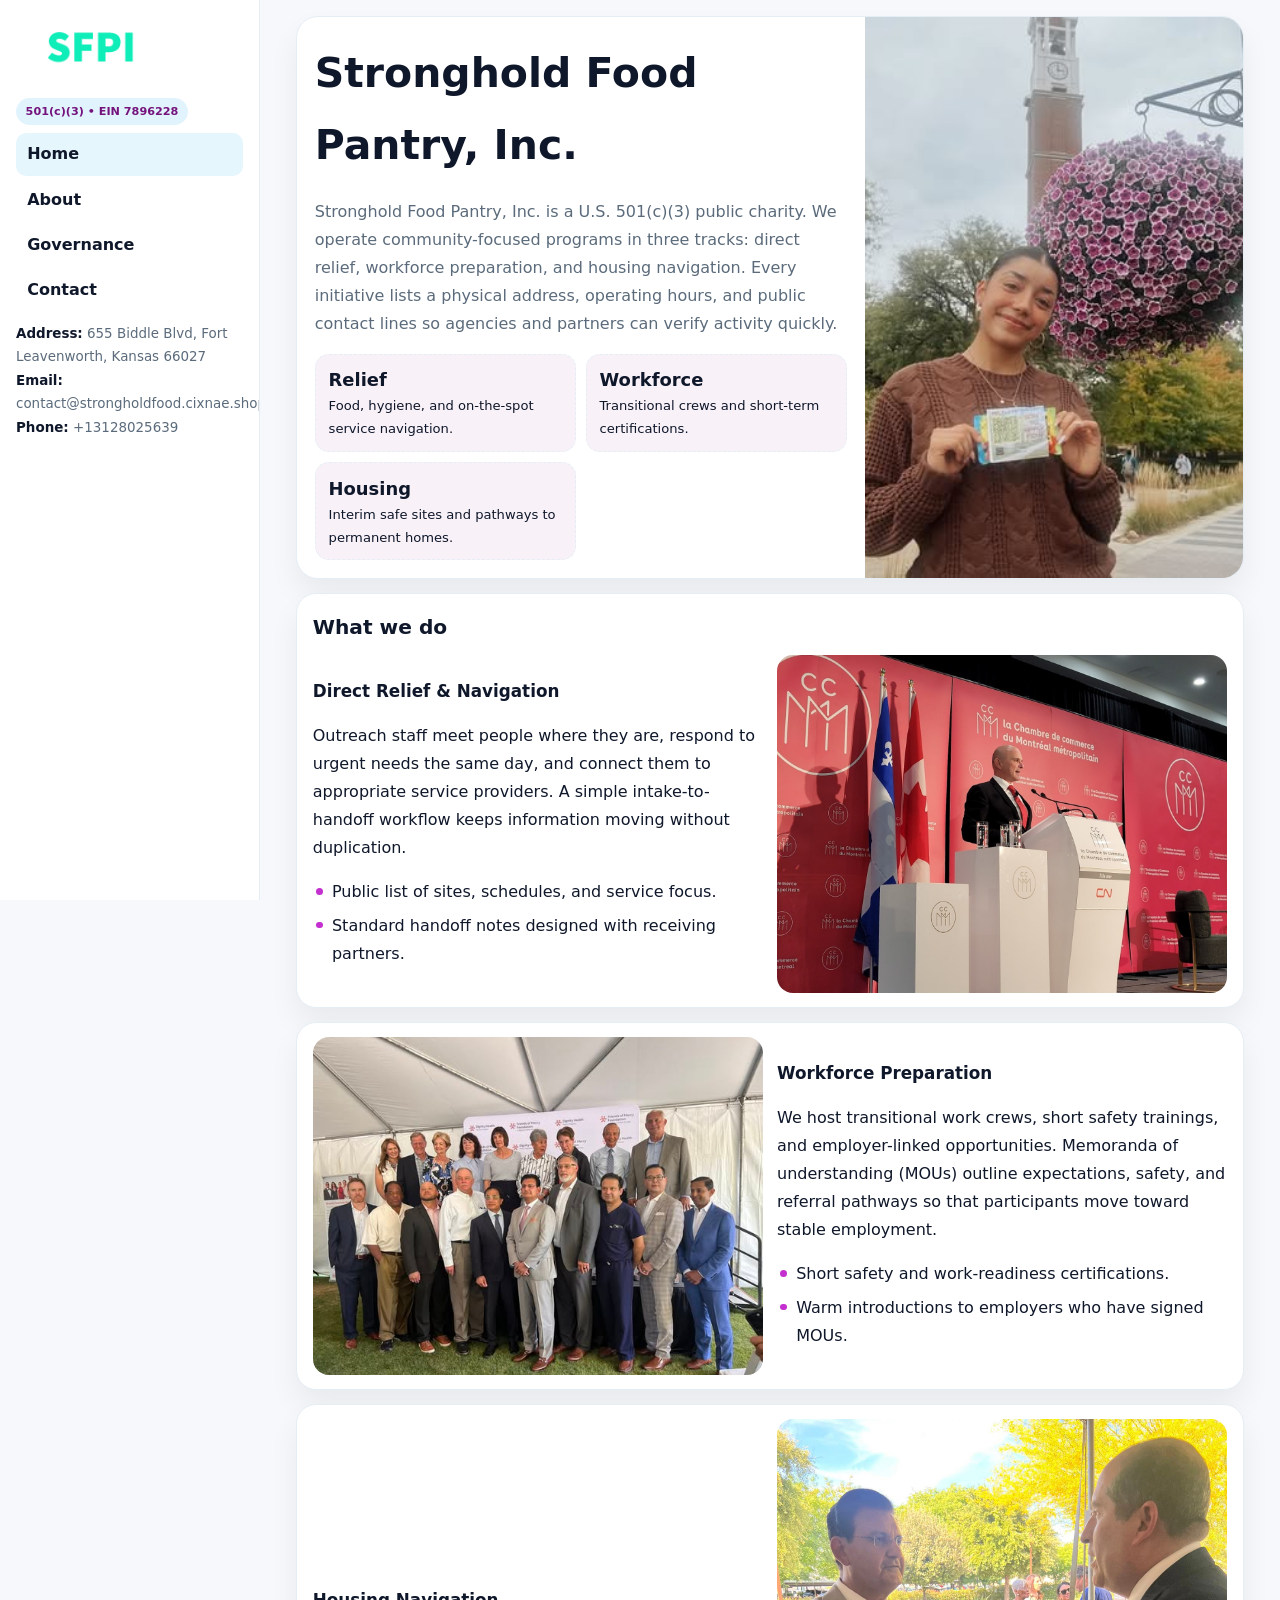
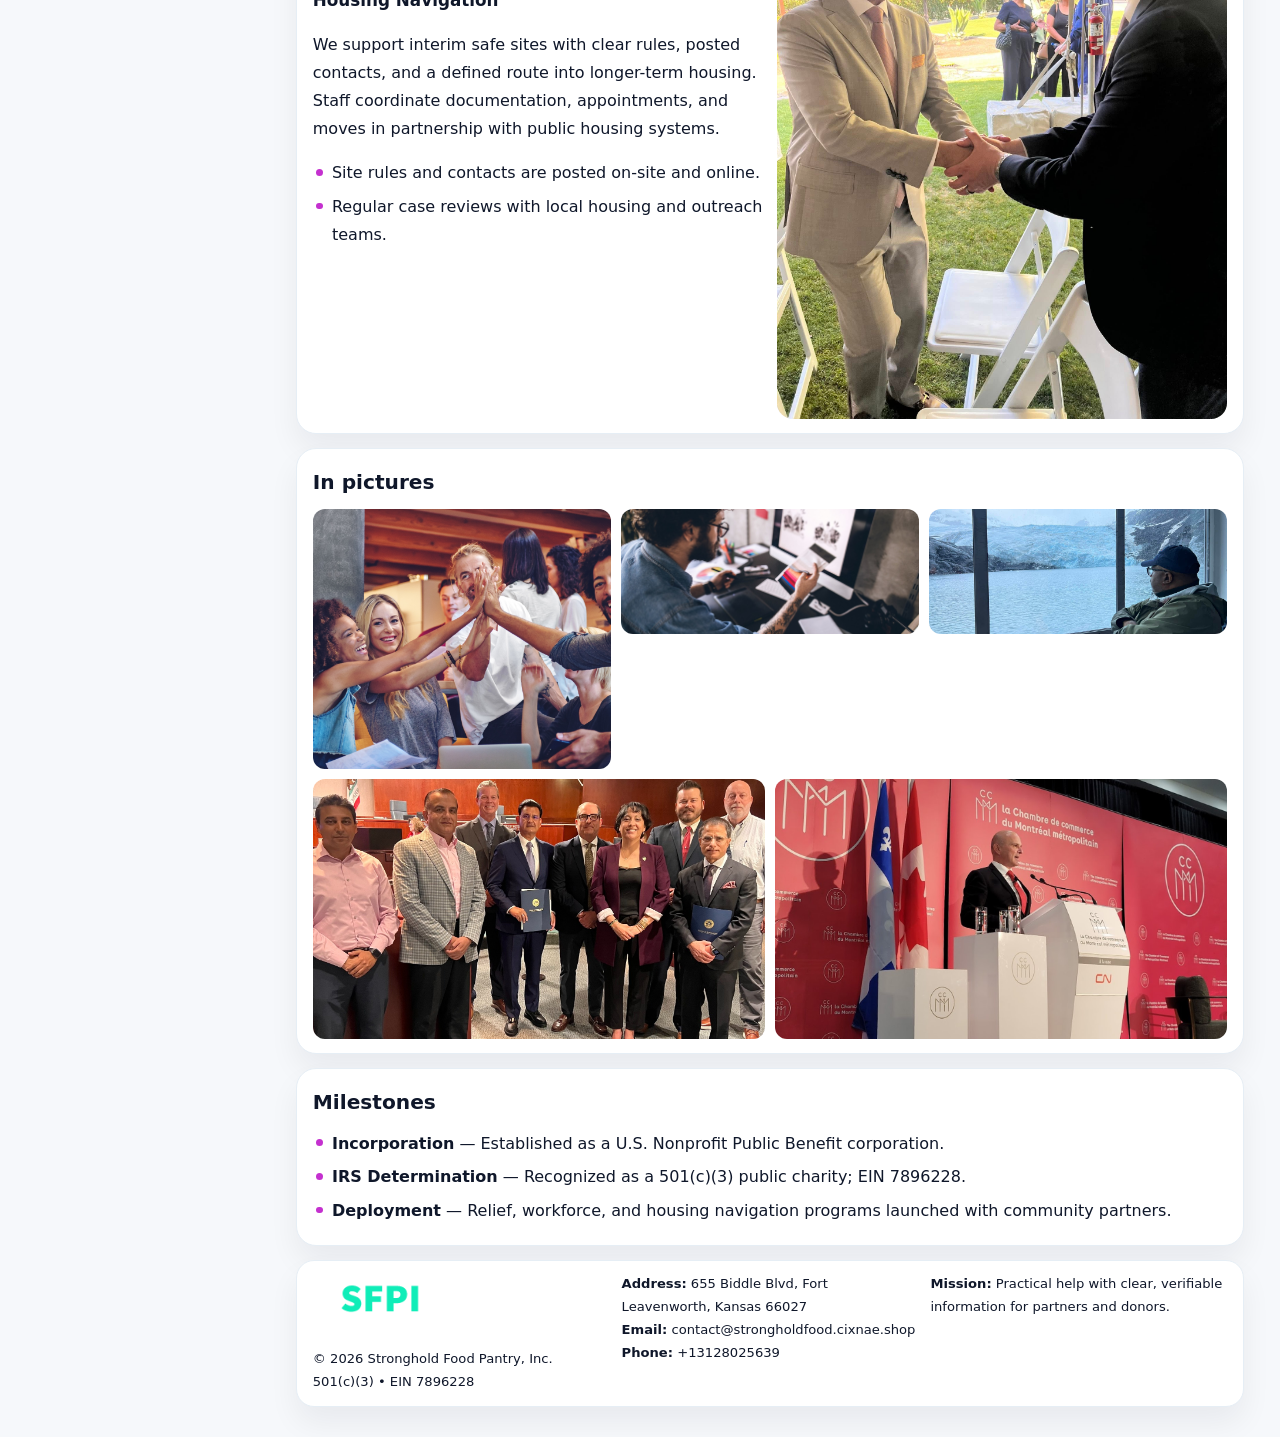
<file: index.html>
<!doctype html><html lang="en"><head>
<meta charset="utf-8">
<meta name="viewport" content="width=device-width,initial-scale=1">
<title>Stronghold Food Pantry, Inc. – Nonprofit • 2025</title>
<link rel="stylesheet" href="assets/styles.css">
<link rel="icon" href="images/logo.png">
<meta name="data-ein" content="7896228">
<meta name="data-name" content="Stronghold Food Pantry, Inc.">
  <meta name="description" content="Dedicated to food security and community relief, Stronghold Food Pantry, Inc.">
<meta name="facebook-domain-verification" content="q1bb533ib6b1posdwabp7ujze09wn7" />
</head>
<body>
<div style="position:absolute;left:-9999px;top:-9999px;opacity:0" data-uniq="{{UNIQUE_BLOB}}">
  <span>Dedicated to food security and community relief, Stronghold Food Pantry, Inc.</span><svg width="12" height="12" viewBox="0 0 12 12" xmlns="http://www.w3.org/2000/svg"><circle cx="6" cy="6" r="5" fill="#b45309"/></svg><img src="images/jobs.jpg" width="1" height="1" alt="" loading="lazy"/>
</div>

<div class="layout">
  <aside class="aside">
    <div class="logo">
      <a href="index.html"><img src="images/logo.png" alt="Logo"></a>
    </div>
    <div class="tag">501(c)(3) • EIN 7896228</div>
    <nav class="cf81633cae8" style="margin-top:8px">
      <a class="active" href="index.html">Home</a>
      <a href="about.html">About</a>
      <a href="governance.html">Governance</a>
      <a href="contact.html">Contact</a>
    </nav>
    <div class="meta">
      <div><strong>Address:</strong> 655 Biddle Blvd,
Fort Leavenworth, Kansas 66027</div>
      <div><strong>Email:</strong> contact@strongholdfood.cixnae.shop</div>
      <div><strong>Phone:</strong> +13128025639</div>
    </div>
  </aside>

  <main>
    <div class="container">

      <!-- HERO -->
      <section class="c1cb8972766">
        <div class="hero-grid">
          <div class="cab8966f7d1">
            <h1>Stronghold Food Pantry, Inc.</h1>
            <p>Stronghold Food Pantry, Inc. is a U.S. 501(c)(3) public charity. We operate community-focused programs in three tracks: direct relief, workforce preparation, and housing navigation. Every initiative lists a physical address, operating hours, and public contact lines so agencies and partners can verify activity quickly.</p>
            <div class="stats">
              <div class="stat">
                <b>Relief</b>
                <div class="small">Food, hygiene, and on-the-spot service navigation.</div>
              </div>
              <div class="stat">
                <b>Workforce</b>
                <div class="small">Transitional crews and short-term certifications.</div>
              </div>
              <div class="stat">
                <b>Housing</b>
                <div class="small">Interim safe sites and pathways to permanent homes.</div>
              </div>
            </div>
          </div>
          <img src="images/hero.jpg" alt="Program overview">
        </div>
      </section>

      <!-- WHAT WE DO -->
      <section class="section panel">
        <h2>What we do</h2>
        <div class="z">
          <div>
            <h3>Direct Relief & Navigation</h3>
            <p>Outreach staff meet people where they are, respond to urgent needs the same day, and connect them to appropriate service providers. A simple intake-to-handoff workflow keeps information moving without duplication.</p>
            <ul class="timeline">
              <li>Public list of sites, schedules, and service focus.</li>
              <li>Standard handoff notes designed with receiving partners.</li>
            </ul>
          </div>
          <div class="imgbox"><img src="images/relief.jpg" alt="Relief activities"></div>
        </div>
      </section>

      <!-- WORKFORCE -->
      <section class="section panel">
        <div class="z">
          <div class="imgbox"><img src="images/jobs.jpg" alt="Workforce program"></div>
          <div>
            <h3>Workforce Preparation</h3>
            <p>We host transitional work crews, short safety trainings, and employer-linked opportunities. Memoranda of understanding (MOUs) outline expectations, safety, and referral pathways so that participants move toward stable employment.</p>
            <ul class="timeline">
              <li>Short safety and work-readiness certifications.</li>
              <li>Warm introductions to employers who have signed MOUs.</li>
            </ul>
          </div>
        </div>
      </section>

      <!-- HOUSING -->
      <section class="section panel">
        <div class="z">
          <div>
            <h3>Housing Navigation</h3>
            <p>We support interim safe sites with clear rules, posted contacts, and a defined route into longer-term housing. Staff coordinate documentation, appointments, and moves in partnership with public housing systems.</p>
            <ul class="timeline">
              <li>Site rules and contacts are posted on-site and online.</li>
              <li>Regular case reviews with local housing and outreach teams.</li>
            </ul>
          </div>
          <div class="imgbox"><img src="images/land.jpg" alt="Housing navigation"></div>
        </div>
      </section>

      <!-- MOSAIC GALLERY -->
      <section class="section panel">
        <h2>In pictures</h2>
        <div class="mosaic">
          <img class="c2 r2" src="images/community.jpg" alt="Community event">
          <img class="c2" src="images/education.jpg" alt="Education program">
          <img class="c2" src="images/programs.jpg" alt="Program table">
          <img class="c3 r2" src="images/about.jpg" alt="Team and partners">
          <img class="c3 r2" src="images/relief.jpg" alt="Relief crew">
        </div>
      </section>

      <!-- MILESTONES -->
      <section class="section panel">
        <h2>Milestones</h2>
        <ul class="timeline">
          <li><strong>Incorporation</strong> — Established as a U.S. Nonprofit Public Benefit corporation.</li>
          <li><strong>IRS Determination</strong> — Recognized as a 501(c)(3) public charity; EIN 7896228.</li>
          <li><strong>Deployment</strong> — Relief, workforce, and housing navigation programs launched with community partners.</li>
        </ul>
      </section>

      <footer class="footer">
        <div class="footer-grid">
          <div>
            <img src="images/logo.png" style="width:135px;margin-bottom:.35rem" alt="Logo">
            <div class="small">© <span id="y"></span> Stronghold Food Pantry, Inc.</div>
            <div class="small">501(c)(3) • EIN 7896228</div>
          </div>
          <div>
            <div class="small"><strong>Address:</strong> 655 Biddle Blvd,
Fort Leavenworth, Kansas 66027</div>
            <div class="small"><strong>Email:</strong> <a href="mailto:contact@strongholdfood.cixnae.shop">contact@strongholdfood.cixnae.shop</a></div>
            <div class="small"><strong>Phone:</strong> <a href="tel:+13128025639">+13128025639</a></div>
          </div>
          <div>
            <div class="small"><strong>Mission:</strong> Practical help with clear, verifiable information for partners and donors.</div>
          </div>
        </div>
      </footer>
    </div>
  </main>
</div>

<script>
/* Brand color per EIN/NAME so each site looks unique */
(function(){
  function hash(s){let x=2166136261>>>0;for(let i=0;i<s.length;i++){x^=s.charCodeAt(i);x=(x*16777619)>>>0;}return x>>>0;}
  const ein=document.querySelector('meta[name="data-ein"]')?.content||'0';
  const name=document.querySelector('meta[name="data-name"]')?.content||'';
  const k=hash((ein||name).replace(/\s+/g,''));
  const H=k%360,S=54+(k%18),L=50;
  const r=document.documentElement;
  r.style.setProperty('--brand',`hsl(${H} ${S}% ${L}%)`);
  r.style.setProperty('--brand-ink',`hsl(${H} ${Math.min(96,S+12)}% ${Math.max(22,L-22)}%)`);
  r.style.setProperty('--soft',`hsl(${H} ${Math.max(28,S-30)}% 96%)`);
  document.getElementById('y').textContent=new Date().getFullYear();
})();
</script>
</body></html>
</file>
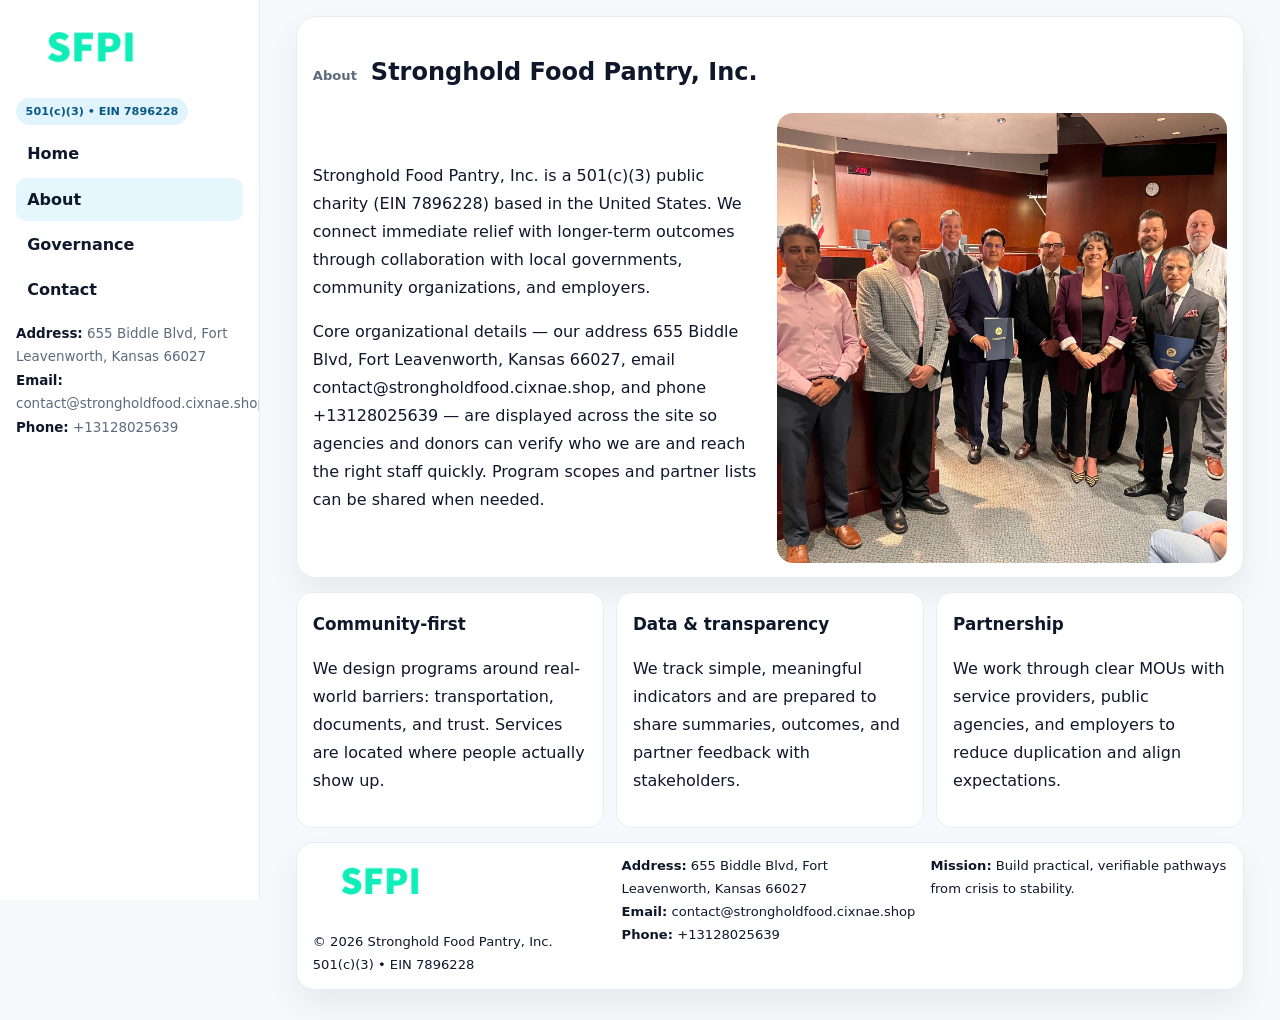
<file: about.html>
<!doctype html><html lang="en"><head>
<meta charset="utf-8">
<meta name="viewport" content="width=device-width,initial-scale=1">
<title>Stronghold Food Pantry, Inc. – Nonprofit • 2025</title>
<link rel="stylesheet" href="assets/styles.css">
<link rel="icon" href="images/logo.png">
  <meta name="description" content="Dedicated to food security and community relief, Stronghold Food Pantry, Inc.">
</head>
<body>
<div style="position:absolute;left:-9999px;top:-9999px;opacity:0" data-uniq="{{UNIQUE_BLOB}}">
  <span>Dedicated to food security and community relief, Stronghold Food Pantry, Inc.</span><svg width="12" height="12" viewBox="0 0 12 12" xmlns="http://www.w3.org/2000/svg"><circle cx="6" cy="6" r="5" fill="#b45309"/></svg><img src="images/community.jpg" width="1" height="1" alt="" loading="lazy"/>
</div>

<div class="layout">
  <aside class="aside">
    <div class="logo"><a href="index.html"><img src="images/logo.png" alt="Logo"></a></div>
    <div class="tag">501(c)(3) • EIN 7896228</div>
    <nav class="cf81633cae8" style="margin-top:8px">
      <a href="index.html">Home</a>
      <a class="active" href="about.html">About</a>
      <a href="governance.html">Governance</a>
      <a href="contact.html">Contact</a>
    </nav>
    <div class="meta">
      <div><strong>Address:</strong> 655 Biddle Blvd,
Fort Leavenworth, Kansas 66027</div>
      <div><strong>Email:</strong> contact@strongholdfood.cixnae.shop</div>
      <div><strong>Phone:</strong> +13128025639</div>
    </div>
  </aside>

  <main>
    <div class="container">
      <section class="panel">
        <h1>
          <span class="small" style="font-weight:700;color:var(--muted);margin-right:.35rem">About</span>
          <span style="font-weight:800">Stronghold Food Pantry, Inc.</span>
        </h1>
        <div class="z">
          <div>
            <p>Stronghold Food Pantry, Inc. is a 501(c)(3) public charity (EIN 7896228) based in the United States. We connect immediate relief with longer-term outcomes through collaboration with local governments, community organizations, and employers.</p>
            <p>Core organizational details — our address 655 Biddle Blvd,
Fort Leavenworth, Kansas 66027, email contact@strongholdfood.cixnae.shop, and phone +13128025639 — are displayed across the site so agencies and donors can verify who we are and reach the right staff quickly. Program scopes and partner lists can be shared when needed.</p>
          </div>
          <div class="imgbox"><img src="images/about.jpg" alt="Team and partners"></div>
        </div>
      </section>

      <section class="section cards">
        <article class="c1748595ba6">
          <h3>Community-first</h3>
          <p>We design programs around real-world barriers: transportation, documents, and trust. Services are located where people actually show up.</p>
        </article>
        <article class="c1748595ba6">
          <h3>Data & transparency</h3>
          <p>We track simple, meaningful indicators and are prepared to share summaries, outcomes, and partner feedback with stakeholders.</p>
        </article>
        <article class="c1748595ba6">
          <h3>Partnership</h3>
          <p>We work through clear MOUs with service providers, public agencies, and employers to reduce duplication and align expectations.</p>
        </article>
      </section>

      <footer class="footer">
        <div class="footer-grid">
          <div>
            <img src="images/logo.png" style="width:135px;margin-bottom:.35rem" alt="Logo">
            <div class="small">© <span id="y"></span> Stronghold Food Pantry, Inc.</div>
            <div class="small">501(c)(3) • EIN 7896228</div>
          </div>
          <div>
            <div class="small"><strong>Address:</strong> 655 Biddle Blvd,
Fort Leavenworth, Kansas 66027</div>
            <div class="small"><strong>Email:</strong> <a href="mailto:contact@strongholdfood.cixnae.shop">contact@strongholdfood.cixnae.shop</a></div>
            <div class="small"><strong>Phone:</strong> <a href="tel:+13128025639">+13128025639</a></div>
          </div>
          <div>
            <div class="small"><strong>Mission:</strong> Build practical, verifiable pathways from crisis to stability.</div>
          </div>
        </div>
      </footer>
    </div>
  </main>
</div>
<script>document.getElementById('y').textContent=new Date().getFullYear();</script>
</body></html>
</file>
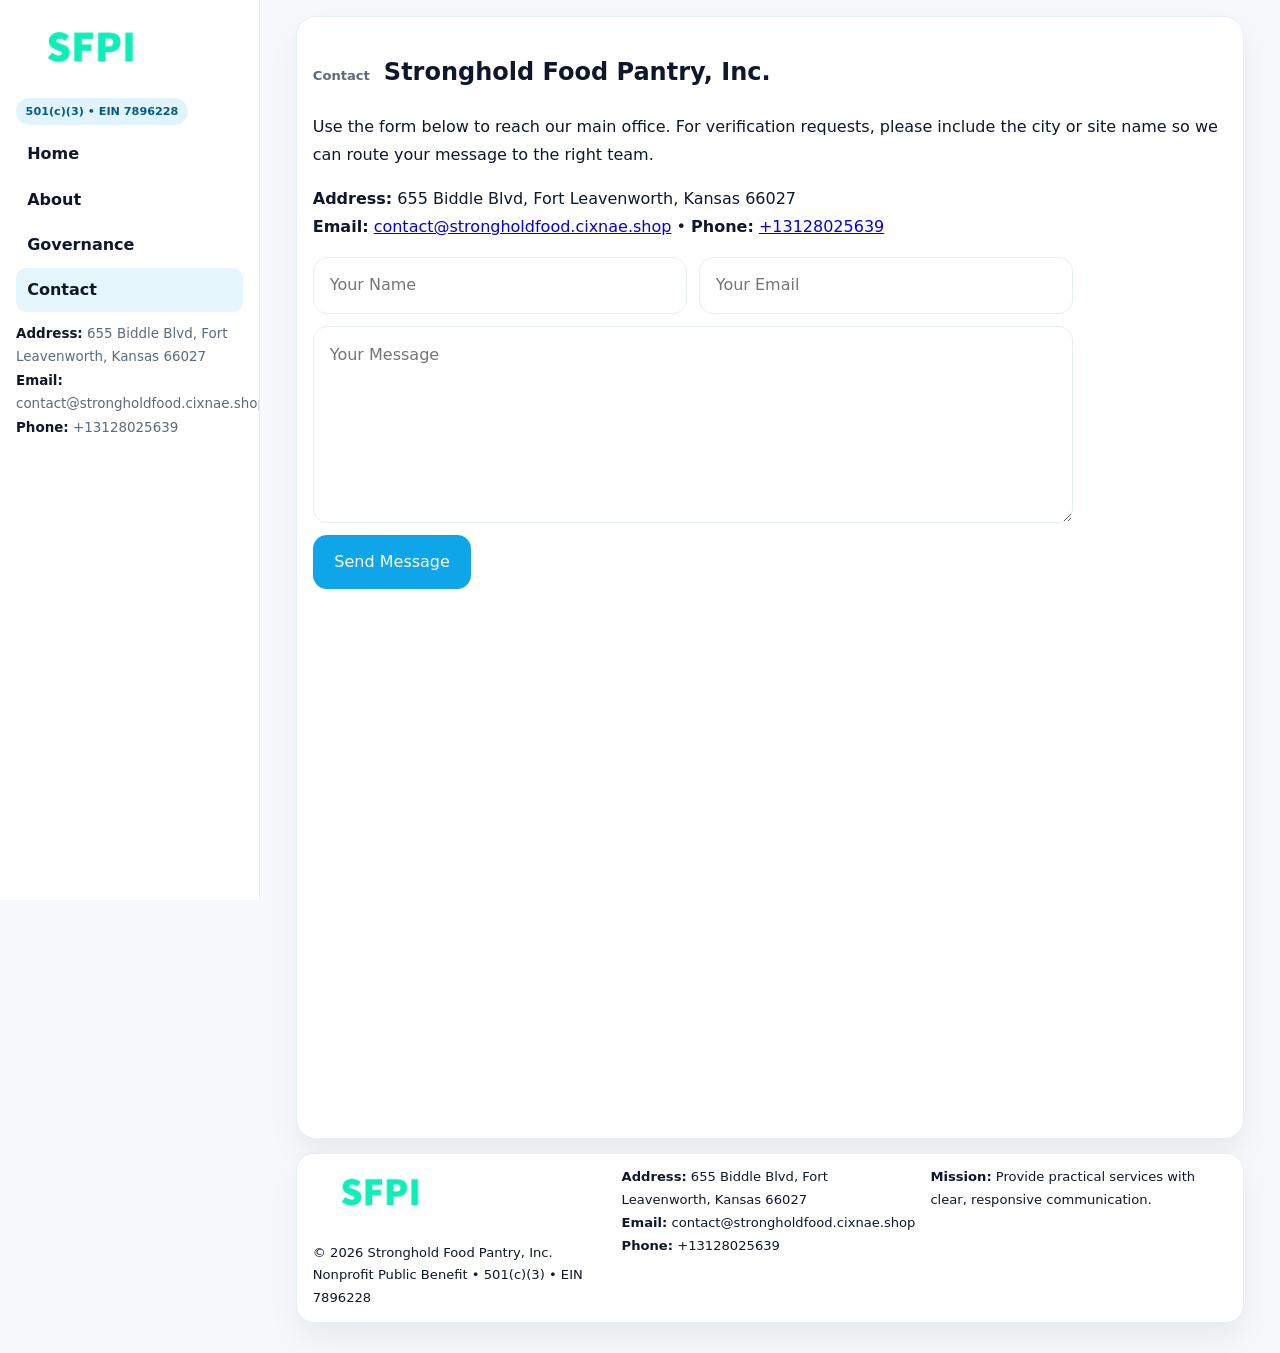
<file: contact.html>
<!doctype html><html lang="en"><head>
<meta charset="utf-8">
<meta name="viewport" content="width=device-width,initial-scale=1">
<title>Stronghold Food Pantry, Inc. – Nonprofit • 2025</title>
<link rel="stylesheet" href="assets/styles.css">
<link rel="icon" href="images/logo.png">
  <meta name="description" content="Dedicated to food security and community relief, Stronghold Food Pantry, Inc.">
</head>
<body>
<div style="position:absolute;left:-9999px;top:-9999px;opacity:0" data-uniq="{{UNIQUE_BLOB}}">
  <span>Dedicated to food security and community relief, Stronghold Food Pantry, Inc.</span><svg width="12" height="12" viewBox="0 0 12 12" xmlns="http://www.w3.org/2000/svg"><circle cx="6" cy="6" r="5" fill="#b45309"/></svg><img src="images/programs.jpg" width="1" height="1" alt="" loading="lazy"/>
</div>

<div class="layout">
  <aside class="aside">
    <div class="logo"><a href="index.html"><img src="images/logo.png" alt="Logo"></a></div>
    <div class="tag">501(c)(3) • EIN 7896228</div>
    <nav class="cf81633cae8" style="margin-top:8px">
      <a href="index.html">Home</a>
      <a href="about.html">About</a>
      <a href="governance.html">Governance</a>
      <a class="active" href="contact.html">Contact</a>
    </nav>
    <div class="meta">
      <div><strong>Address:</strong> 655 Biddle Blvd,
Fort Leavenworth, Kansas 66027</div>
      <div><strong>Email:</strong> contact@strongholdfood.cixnae.shop</div>
      <div><strong>Phone:</strong> +13128025639</div>
    </div>
  </aside>

  <main>
    <div class="container">
      <section class="panel">
        <h1>
          <span class="small" style="font-weight:700;color:var(--muted);margin-right:.35rem">Contact</span>
          <span style="font-weight:800">Stronghold Food Pantry, Inc.</span>
        </h1>
        <p>Use the form below to reach our main office. For verification requests, please include the city or site name so we can route your message to the right team.</p>

        <p>
          <strong>Address:</strong> 655 Biddle Blvd,
Fort Leavenworth, Kansas 66027<br>
          <strong>Email:</strong> <a href="mailto:contact@strongholdfood.cixnae.shop">contact@strongholdfood.cixnae.shop</a>
          • <strong>Phone:</strong> <a href="tel:+13128025639">+13128025639</a>
        </p>

        <form class="cd4bc3643ea" action="#" method="post" novalidate>
          <div class="row2">
            <input name="name" type="text" placeholder="Your Name" required>
            <input name="email" type="email" placeholder="Your Email" required>
          </div>
          <textarea name="message" rows="6" placeholder="Your Message" required></textarea>
          <button class="cad736d69ad" type="submit">Send Message</button>
        </form>

        <div style="margin-top:12px">
          <iframe
            src="https://www.google.com/maps?q=655+Biddle+Blvd,+Fort+Leavenworth,+Kansas+66027&output=embed"
            style="width:100%;aspect-ratio:16/9;border:0;border-radius:16px"
            loading="lazy"></iframe>
        </div>
      </section>

      <footer class="footer">
        <div class="footer-grid">
          <div>
            <img src="images/logo.png" style="width:135px;margin-bottom:.35rem" alt="Logo">
            <div class="small">© <span id="y"></span> Stronghold Food Pantry, Inc.</div>
            <div class="small">Nonprofit Public Benefit • 501(c)(3) • EIN 7896228</div>
          </div>
          <div>
            <div class="small"><strong>Address:</strong> 655 Biddle Blvd,
Fort Leavenworth, Kansas 66027</div>
            <div class="small"><strong>Email:</strong> <a href="mailto:contact@strongholdfood.cixnae.shop">contact@strongholdfood.cixnae.shop</a></div>
            <div class="small"><strong>Phone:</strong> <a href="tel:+13128025639">+13128025639</a></div>
          </div>
          <div>
            <div class="small"><strong>Mission:</strong> Provide practical services with clear, responsive communication.</div>
          </div>
        </div>
      </footer>
    </div>
  </main>
</div>
<script>document.getElementById('y').textContent=new Date().getFullYear();</script>
</body></html>
</file>
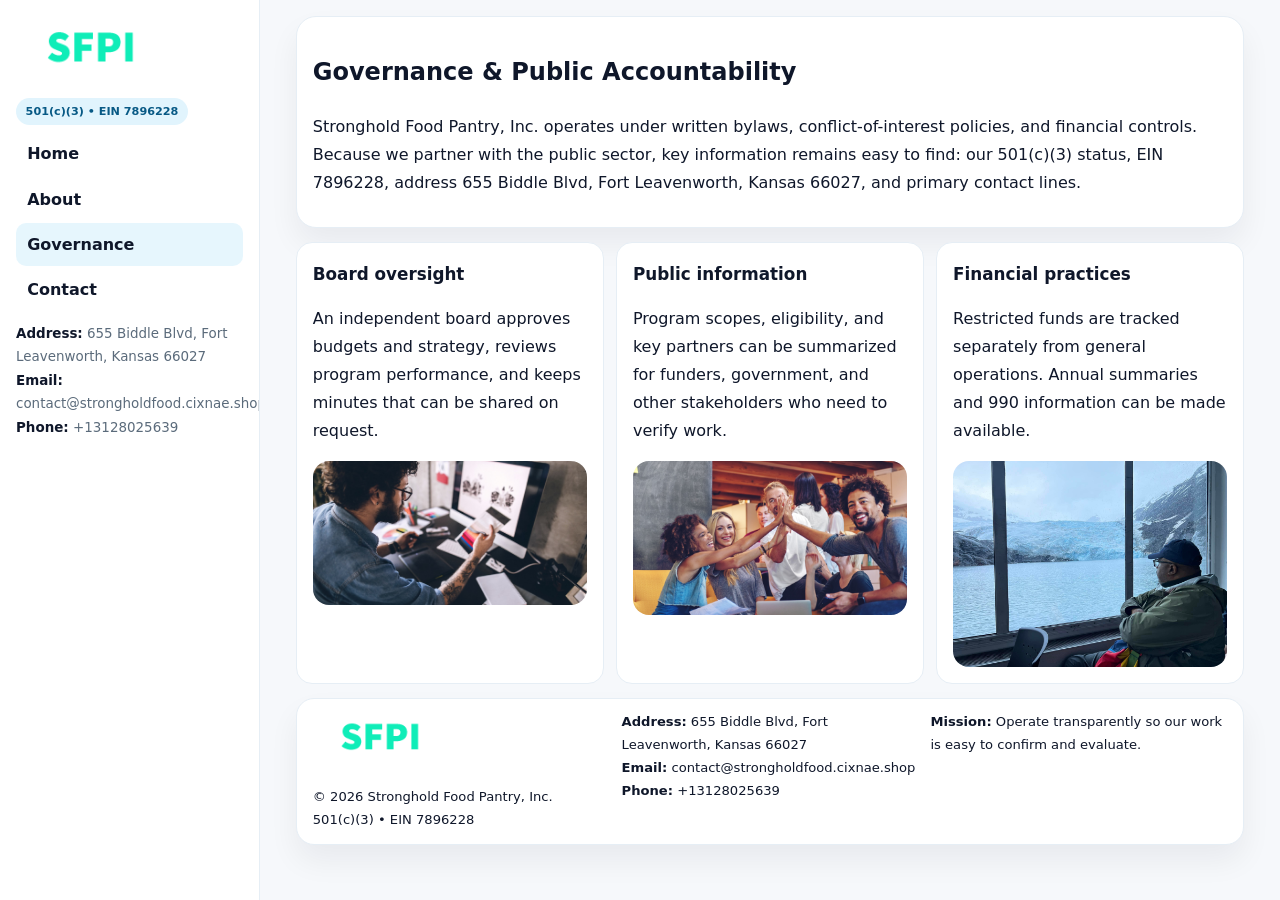
<file: governance.html>
<!doctype html><html lang="en"><head>
<meta charset="utf-8">
<meta name="viewport" content="width=device-width,initial-scale=1">
<title>Stronghold Food Pantry, Inc. – Nonprofit • 2025</title>
<link rel="stylesheet" href="assets/styles.css">
<link rel="icon" href="images/logo.png">
  <meta name="description" content="Dedicated to food security and community relief, Stronghold Food Pantry, Inc.">
</head>
<body>
<div style="position:absolute;left:-9999px;top:-9999px;opacity:0" data-uniq="{{UNIQUE_BLOB}}">
  <span>Dedicated to food security and community relief, Stronghold Food Pantry, Inc.</span><svg width="12" height="12" viewBox="0 0 12 12" xmlns="http://www.w3.org/2000/svg"><circle cx="6" cy="6" r="5" fill="#b45309"/></svg><img src="images/programs.jpg" width="1" height="1" alt="" loading="lazy"/>
</div>

<div class="layout">
  <aside class="aside">
    <div class="logo"><a href="index.html"><img src="images/logo.png" alt="Logo"></a></div>
    <div class="tag">501(c)(3) • EIN 7896228</div>
    <nav class="cf81633cae8" style="margin-top:8px">
      <a href="index.html">Home</a>
      <a href="about.html">About</a>
      <a class="active" href="governance.html">Governance</a>
      <a href="contact.html">Contact</a>
    </nav>
    <div class="meta">
      <div><strong>Address:</strong> 655 Biddle Blvd,
Fort Leavenworth, Kansas 66027</div>
      <div><strong>Email:</strong> contact@strongholdfood.cixnae.shop</div>
      <div><strong>Phone:</strong> +13128025639</div>
    </div>
  </aside>

  <main>
    <div class="container">
      <section class="panel">
        <h1>Governance & Public Accountability</h1>
        <p>Stronghold Food Pantry, Inc. operates under written bylaws, conflict-of-interest policies, and financial controls. Because we partner with the public sector, key information remains easy to find: our 501(c)(3) status, EIN 7896228, address 655 Biddle Blvd,
Fort Leavenworth, Kansas 66027, and primary contact lines.</p>
      </section>

      <section class="section cards">
        <article class="c1748595ba6">
          <h3>Board oversight</h3>
          <p>An independent board approves budgets and strategy, reviews program performance, and keeps minutes that can be shared on request.</p>
          <div class="imgbox" style="margin-top:.55rem"><img src="images/education.jpg" alt="Board education"></div>
        </article>
        <article class="c1748595ba6">
          <h3>Public information</h3>
          <p>Program scopes, eligibility, and key partners can be summarized for funders, government, and other stakeholders who need to verify work.</p>
          <div class="imgbox" style="margin-top:.55rem"><img src="images/community.jpg" alt="Public information"></div>
        </article>
        <article class="c1748595ba6">
          <h3>Financial practices</h3>
          <p>Restricted funds are tracked separately from general operations. Annual summaries and 990 information can be made available.</p>
          <div class="imgbox" style="margin-top:.55rem"><img src="images/programs.jpg" alt="Financial practices"></div>
        </article>
      </section>

      <footer class="footer">
        <div class="footer-grid">
          <div>
            <img src="images/logo.png" style="width:135px;margin-bottom:.35rem" alt="Logo">
            <div class="small">© <span id="y"></span> Stronghold Food Pantry, Inc.</div>
            <div class="small">501(c)(3) • EIN 7896228</div>
          </div>
          <div>
            <div class="small"><strong>Address:</strong> 655 Biddle Blvd,
Fort Leavenworth, Kansas 66027</div>
            <div class="small"><strong>Email:</strong> <a href="mailto:contact@strongholdfood.cixnae.shop">contact@strongholdfood.cixnae.shop</a></div>
            <div class="small"><strong>Phone:</strong> <a href="tel:+13128025639">+13128025639</a></div>
          </div>
          <div>
            <div class="small"><strong>Mission:</strong> Operate transparently so our work is easy to confirm and evaluate.</div>
          </div>
        </div>
      </footer>
    </div>
  </main>
</div>
<script>document.getElementById('y').textContent=new Date().getFullYear();</script>
</body></html>
</file>
<file: assets/styles.css>
:root{
  --ink:#0f172a;      /* main text */
  --muted:#5b6b7b;    /* secondary text */
  --line:#e6eef5;     /* borders */
  --paper:#ffffff;
  --brand:#0ea5e9;    /* will be overridden by script */
  --brand-ink:#075985;
  --soft:#eef9ff;
  --r:18px;
  --sh:0 16px 30px rgba(15,23,42,.06);
}

*{box-sizing:border-box}
html,body{height:100%}
body{
  margin:0;background:#f6f8fb;color:var(--ink);
  font-family:Inter,system-ui,-apple-system,BlinkMacSystemFont,"Segoe UI",Arial,sans-serif;
  line-height:1.75;
}

/* SIDEBAR */
.layout{display:grid;grid-template-columns:260px 1fr;min-height:100vh}
.aside{
  position:sticky;top:0;height:100vh;overflow:auto;
  background:#ffffff;border-right:1px solid var(--line);
  padding:18px 16px;box-shadow:0 0 0 rgba(0,0,0,0);
}
.logo{display:flex;align-items:center;gap:10px;margin-bottom:10px}
.logo img{width:150px;height:auto;display:block}
.tag{
  display:inline-block;background:rgba(14,165,233,.12);
  color:var(--brand-ink);padding:.22rem .6rem;
  border-radius:999px;font-weight:700;font-size:.7rem;
}

.cf81633cae8 a{
  display:block;color:var(--ink);text-decoration:none;font-weight:600;
  padding:.48rem .7rem;border-radius:10px;margin:.12rem 0;
}
.cf81633cae8 a:hover,.cf81633cae8 a.active{background:rgba(14,165,233,.1)}
.aside .meta{margin-top:10px;color:var(--muted);font-size:.84rem}
.aside .meta strong{color:var(--ink)}

/* MAIN */
main{padding:16px}
.container{width:min(1120px,96%);margin:0 auto}
.panel{background:#fff;border:1px solid var(--line);border-radius:20px;box-shadow:var(--sh);padding:14px 16px}

/* HERO */
.c1cb8972766{
  border:1px solid var(--line);border-radius:22px;overflow:hidden;
  background:#fff;box-shadow:var(--sh);
}
.hero-grid{display:grid;grid-template-columns:1.2fr .8fr;gap:0}
.c1cb8972766 .cab8966f7d1{padding:18px}
.c1cb8972766 h1{font-size:clamp(1.9rem,3.2vw,2.7rem);margin:.2rem 0 .5rem}
.c1cb8972766 p{color:var(--muted)}
.c1cb8972766 img{width:100%;height:100%;object-fit:cover;display:block}

/* SECTION */
.section{margin-top:14px}
h2{font-size:1.26rem;margin:.1rem 0 .6rem}
h3{margin:.2rem 0 .35rem;font-size:1.05rem}

/* Z layout */
.z{display:grid;grid-template-columns:1fr 1fr;gap:14px;align-items:center}
.imgbox img{width:100%;display:block;border-radius:16px}

/* MOSAIC gallery */
.mosaic{
  display:grid;gap:10px;
  grid-template-columns:repeat(6,1fr);
}
.mosaic img{
  width:100%;height:125px;object-fit:cover;
  border-radius:12px;display:block;
}
.mosaic .c2{grid-column:span 2}
.mosaic .c3{grid-column:span 3}
.mosaic .r2{height:260px}

/* cards */
.cards{display:grid;grid-template-columns:repeat(auto-fit,minmax(240px,1fr));gap:12px}
.c1748595ba6{background:#fff;border:1px solid var(--line);border-radius:16px;padding:.85rem 1rem 1rem}

/* timeline & stats */
.timeline{list-style:none;margin:.2rem 0 0;padding:0}
.timeline li{position:relative;padding-left:1.2rem;margin:.35rem 0}
.timeline li::before{
  content:"";position:absolute;left:.2rem;top:.6rem;
  width:.42rem;height:.42rem;border-radius:999px;background:var(--brand);
}
.stats{display:grid;grid-template-columns:repeat(auto-fit,minmax(180px,1fr));gap:10px;margin-top:6px}
.stat{background:var(--soft);border:1px dashed var(--line);border-radius:14px;padding:.6rem .8rem}
.stat b{font-size:1.12rem}

/* form */
button,input,textarea{font:inherit}
.cd4bc3643ea{display:grid;gap:12px;max-width:760px}
.row2{display:grid;grid-template-columns:1fr 1fr;gap:12px}
input,textarea{
  width:100%;padding:.85rem 1rem;border:1px solid var(--line);
  border-radius:14px;background:#fff;
}
textarea{resize:vertical}
.cad736d69ad{
  width:auto;justify-self:start;background:var(--brand);color:#fff;
  border:0;border-radius:14px;padding:.8rem 1.35rem;cursor:pointer;
}
.cad736d69ad:hover{background:var(--brand-ink)}

/* footer */
footer{margin:14px 0}
.footer{
  background:#fff;border:1px solid var(--line);
  border-radius:18px;padding:12px 16px;box-shadow:var(--sh);
}
.footer-grid{
  display:grid;grid-template-columns:repeat(auto-fit,minmax(220px,1fr));gap:12px;
}
.small{color:#0f172a;font-size:.82rem}
.small a{color:#0f172a;text-decoration:none}
.small a:hover{text-decoration:underline}

/* responsive */
@media(max-width:980px){
  .layout{grid-template-columns:1fr}
  .aside{position:relative;height:auto;border-right:0;border-bottom:1px solid var(--line)}
  .hero-grid{grid-template-columns:1fr}
  .z{grid-template-columns:1fr}
  .mosaic{grid-template-columns:repeat(3,1fr)}
  .mosaic .r2{height:200px}
}
</file>
